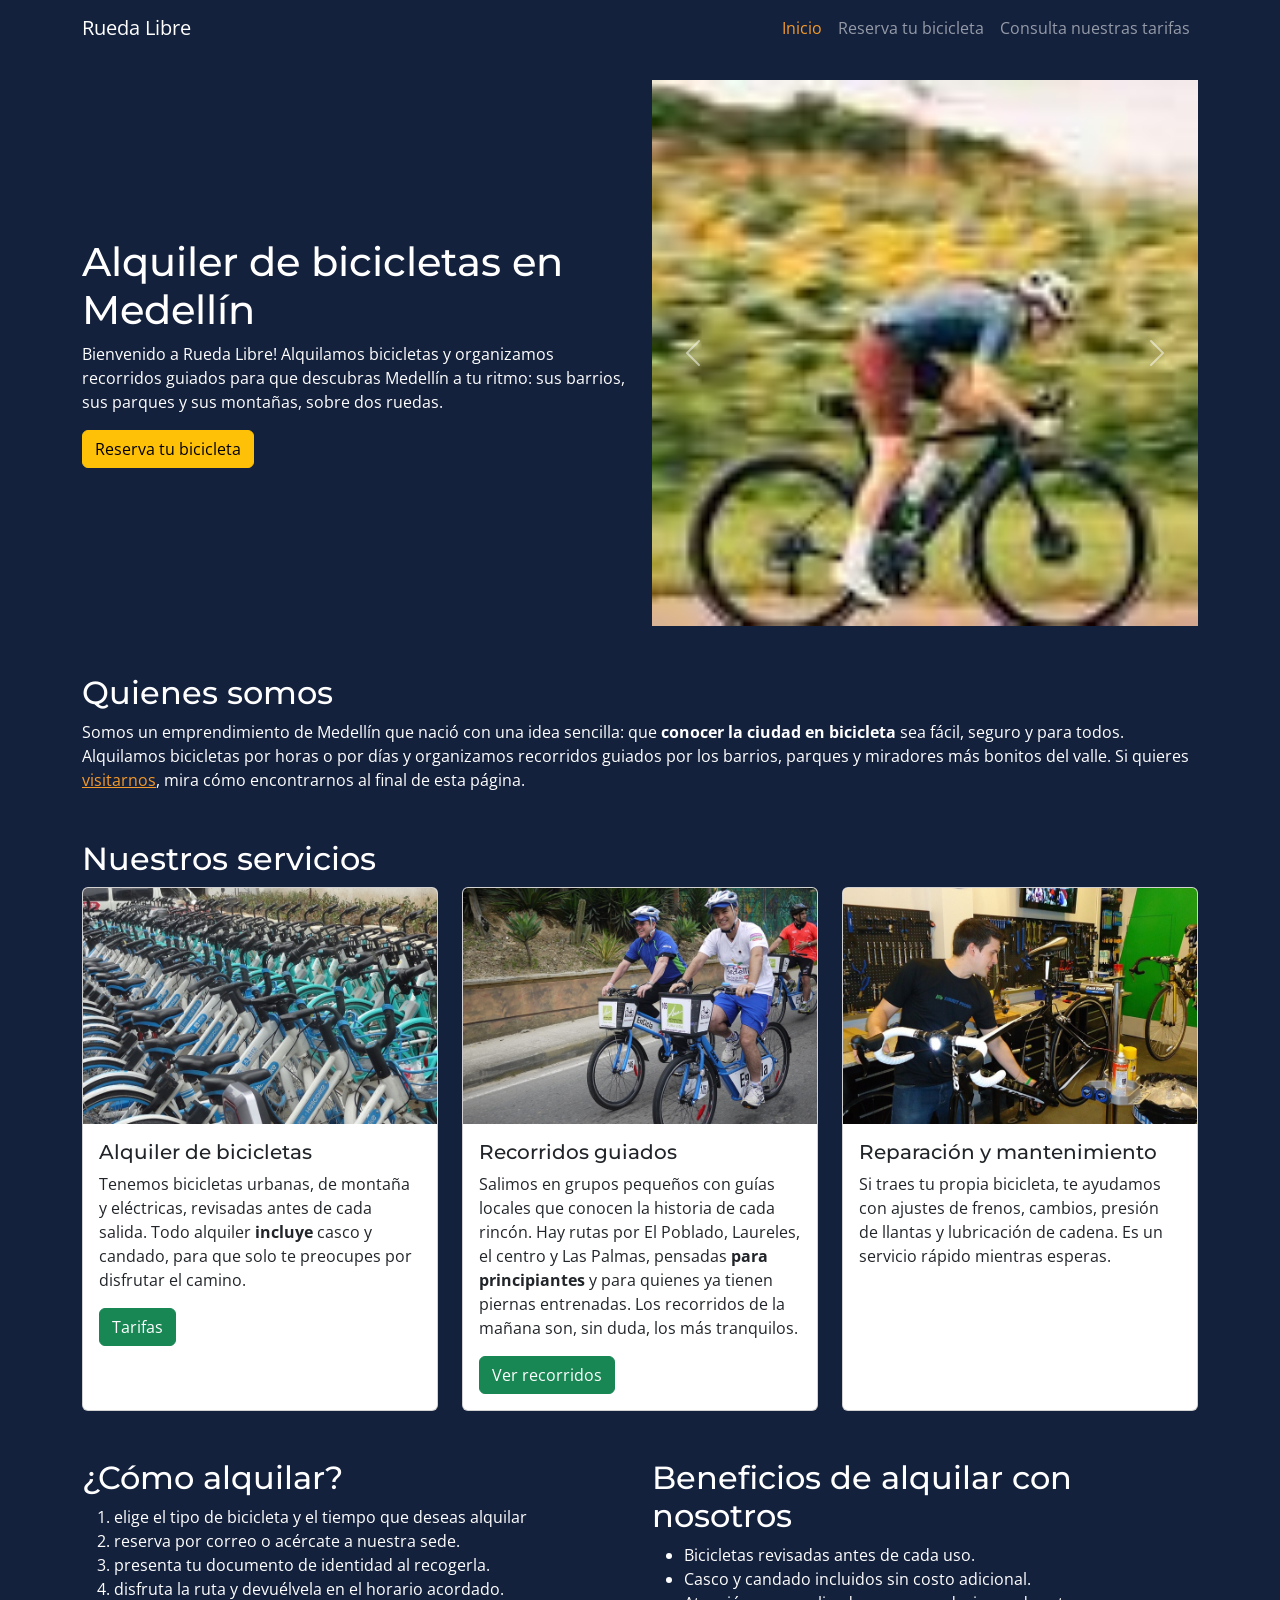
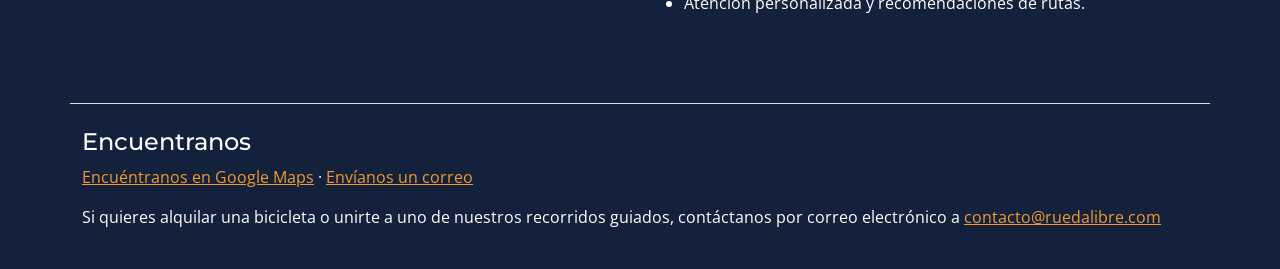
<file: index.html>
<!DOCTYPE html>
<html lang="es">
<head>
    <meta charset="UTF-8">
    <meta name="viewport" content="width=device-width, initial-scale=1.0">
    <meta name="description" content="Alquiler de bicicletas y recorridos guiados por Medellín. Explora la ciudad sobre dos ruedas con Rueda Libre.">
    <title>Rueda Libre | Alquiler de bicicletas en Medellín</title>
    <link href="https://cdn.jsdelivr.net/npm/bootstrap@5.3.3/dist/css/bootstrap.min.css" rel="stylesheet">
    <link rel="preconnect" href="https://fonts.googleapis.com">
    <link rel="preconnect" href="https://fonts.gstatic.com/" crossorigin>
    <link href="https://fonts.googleapis.com/css2?family=Montserrat:wght@700&family=Open+Sans:wght@400;600&display=swap" rel="stylesheet">
    <link rel="stylesheet" href="css/styles.css">
</head>
<body>
<header>
    <nav class="navbar navbar-expand-md" data-bs-theme="dark">
        <div class="container">
            <a class="navbar-brand" href="index.html">Rueda Libre</a>
            <button class="navbar-toggler" type="button" data-bs-toggle="collapse" data-bs-target="#menu" aria-controls="menu" aria-expanded="false" aria-label="Abrir menú">
                <span class="navbar-toggler-icon"></span>
            </button>
            <div class="collapse navbar-collapse" id="menu">
                <ul class="navbar-nav ms-auto">
                    <li class="nav-item"><a class="nav-link active" href="index.html">Inicio</a></li>
                    <li class="nav-item"><a class="nav-link" href="paginas/reservas.html">Reserva tu bicicleta</a></li>
                    <li class="nav-item"><a class="nav-link" href="paginas/tarifas.html">Consulta nuestras tarifas</a></li>
                </ul>
            </div>
        </div>
    </nav>
</header>

<main class="container py-4">
    <section class="row align-items-center g-4 mb-5">
        <div class="col-12 col-md-6">
            <h1>Alquiler de bicicletas en Medellín</h1>
            <p>Bienvenido a Rueda Libre! Alquilamos bicicletas y organizamos recorridos guiados para que descubras Medellín a tu ritmo: sus barrios, sus parques y sus montañas, sobre dos ruedas.</p>
            <a href="paginas/reservas.html" class="btn btn-warning">Reserva tu bicicleta</a>
        </div>
        <div class="col-12 col-md-6">
            <div id="carrusel" class="carousel slide" data-bs-ride="carousel">
                <div class="carousel-inner">
                    <div class="carousel-item active">
                        <img src="img/descarga.jpeg" class="d-block w-100" alt="Bicicleta de Rueda Libre">
                    </div>
                    <div class="carousel-item">
                        <img src="img/bici.jpg" class="d-block w-100" alt="Bicicleta">
                    </div>
                    <div class="carousel-item">
                        <img src="img/camino.jpg" class="d-block w-100" alt="Camino para recorrer en bicicleta">
                    </div>
                </div>
                <button class="carousel-control-prev" type="button" data-bs-target="#carrusel" data-bs-slide="prev">
                    <span class="carousel-control-prev-icon" aria-hidden="true"></span>
                    <span class="visually-hidden">Anterior</span>
                </button>
                <button class="carousel-control-next" type="button" data-bs-target="#carrusel" data-bs-slide="next">
                    <span class="carousel-control-next-icon" aria-hidden="true"></span>
                    <span class="visually-hidden">Siguiente</span>
                </button>
            </div>
        </div>
    </section>

    <section class="mb-5">
        <h2>Quienes somos</h2>
        <p>Somos un emprendimiento de Medellín que nació con una idea sencilla: que <strong>conocer la ciudad en bicicleta</strong> sea fácil, seguro y para todos. Alquilamos bicicletas por horas o por días y organizamos recorridos guiados por los barrios, parques y miradores más bonitos del valle. Si quieres <a href="#Encuentranos">visitarnos</a>, mira cómo encontrarnos al final de esta página.</p>
    </section>

    <section class="mb-5">
        <h2>Nuestros servicios</h2>
        <div class="row g-4">
            <div class="col-12 col-md-4">
                <article class="card h-100 text-dark">
                    <img src="img/alquiler.jpg" class="card-img-top" alt="Bicicletas para alquilar">
                    <div class="card-body">
                        <h3 class="card-title h5">Alquiler de bicicletas</h3>
                        <p class="card-text">Tenemos bicicletas urbanas, de montaña y eléctricas, revisadas antes de cada salida. Todo alquiler <strong>incluye</strong> casco y candado, para que solo te preocupes por disfrutar el camino.</p>
                        <a href="paginas/tarifas.html" class="btn btn-success">Tarifas</a>
                    </div>
                </article>
            </div>
            <div class="col-12 col-md-4">
                <article class="card h-100 text-dark">
                    <img src="img/recorridos.jpg" class="card-img-top" alt="Grupo en un recorrido guiado">
                    <div class="card-body">
                        <h3 class="card-title h5">Recorridos guiados</h3>
                        <p class="card-text">Salimos en grupos pequeños con guías locales que conocen la historia de cada rincón. Hay rutas por El Poblado, Laureles, el centro y Las Palmas, pensadas <strong>para principiantes</strong> y para quienes ya tienen piernas entrenadas. Los recorridos de la mañana son, sin duda, los más tranquilos.</p>
                        <a href="paginas/tarifas.html#Recorridos" class="btn btn-success">Ver recorridos</a>
                    </div>
                </article>
            </div>
            <div class="col-12 col-md-4">
                <article class="card h-100 text-dark">
                    <img src="img/taller.jpg" class="card-img-top" alt="Taller de reparación de bicicletas">
                    <div class="card-body">
                        <h3 class="card-title h5">Reparación y mantenimiento</h3>
                        <p class="card-text">Si traes tu propia bicicleta, te ayudamos con ajustes de frenos, cambios, presión de llantas y lubricación de cadena. Es un servicio rápido mientras esperas.</p>
                    </div>
                </article>
            </div>
        </div>
    </section>

    <section class="row g-4 mb-5">
        <div class="col-12 col-md-6">
            <h2>¿Cómo alquilar?</h2>
            <ol>
                <li>elige el tipo de bicicleta y el tiempo que deseas alquilar</li>
                <li>reserva por correo o acércate a nuestra sede.</li>
                <li>presenta tu documento de identidad al recogerla.</li>
                <li>disfruta la ruta y devuélvela en el horario acordado.</li>
            </ol>
        </div>
        <div class="col-12 col-md-6">
            <h2>Beneficios de alquilar con nosotros</h2>
            <ul>
                <li>Bicicletas revisadas antes de cada uso.</li>
                <li>Casco y candado incluidos sin costo adicional.</li>
                <li>Atención personalizada y recomendaciones de rutas.</li>
            </ul>
        </div>
    </section>
</main>

<footer class="container py-4 border-top">
    <h2 id="Encuentranos" class="h4">Encuentranos</h2>
    <p>
        <a href="https://www.google.com/maps/dir//5FW3%2BXF+Mansion+de+WESTCOL,+Medell%C3%ADn,+Santa+Elena,+Medell%C3%ADn,+Antioquia/@6.1742612,-75.5869264,14z/data=!4m18!1m8!3m7!1s0x8e46830072f8808f:0xcc41ccfc072af6ef!2sMansion+de+WESTCOL!8m2!3d6.1974817!4d-75.5462576!15sCg9jYXNhIGRlIHdlc3Rjb2ySARNjb25kb21pbml1bV9jb21wbGV44AEA!16s%2Fg%2F11zxk6hddf!4m8!1m0!1m5!1m1!1s0x8e46830072f8808f:0xcc41ccfc072af6ef!2m2!1d-75.5462576!2d6.1974817!3e3?hl=es&entry=ttu&g_ep=EgoyMDI2MTAyMC4wIKXMDSoASAFQAw%3D%3D" target="_blank">Encuéntranos en Google Maps</a> ·
        <a href="mailto:rueda-libre@gmail.com">Envíanos un correo</a>
    </p>
    <p>Si quieres alquilar una bicicleta o unirte a uno de nuestros recorridos guiados, contáctanos por correo electrónico a <a href="mailto:contacto@ruedalibre.com">contacto@ruedalibre.com</a></p>
</footer>

<script src="https://cdn.jsdelivr.net/npm/bootstrap@5.3.3/dist/js/bootstrap.bundle.min.js"></script>
</body>
</html>
</file>
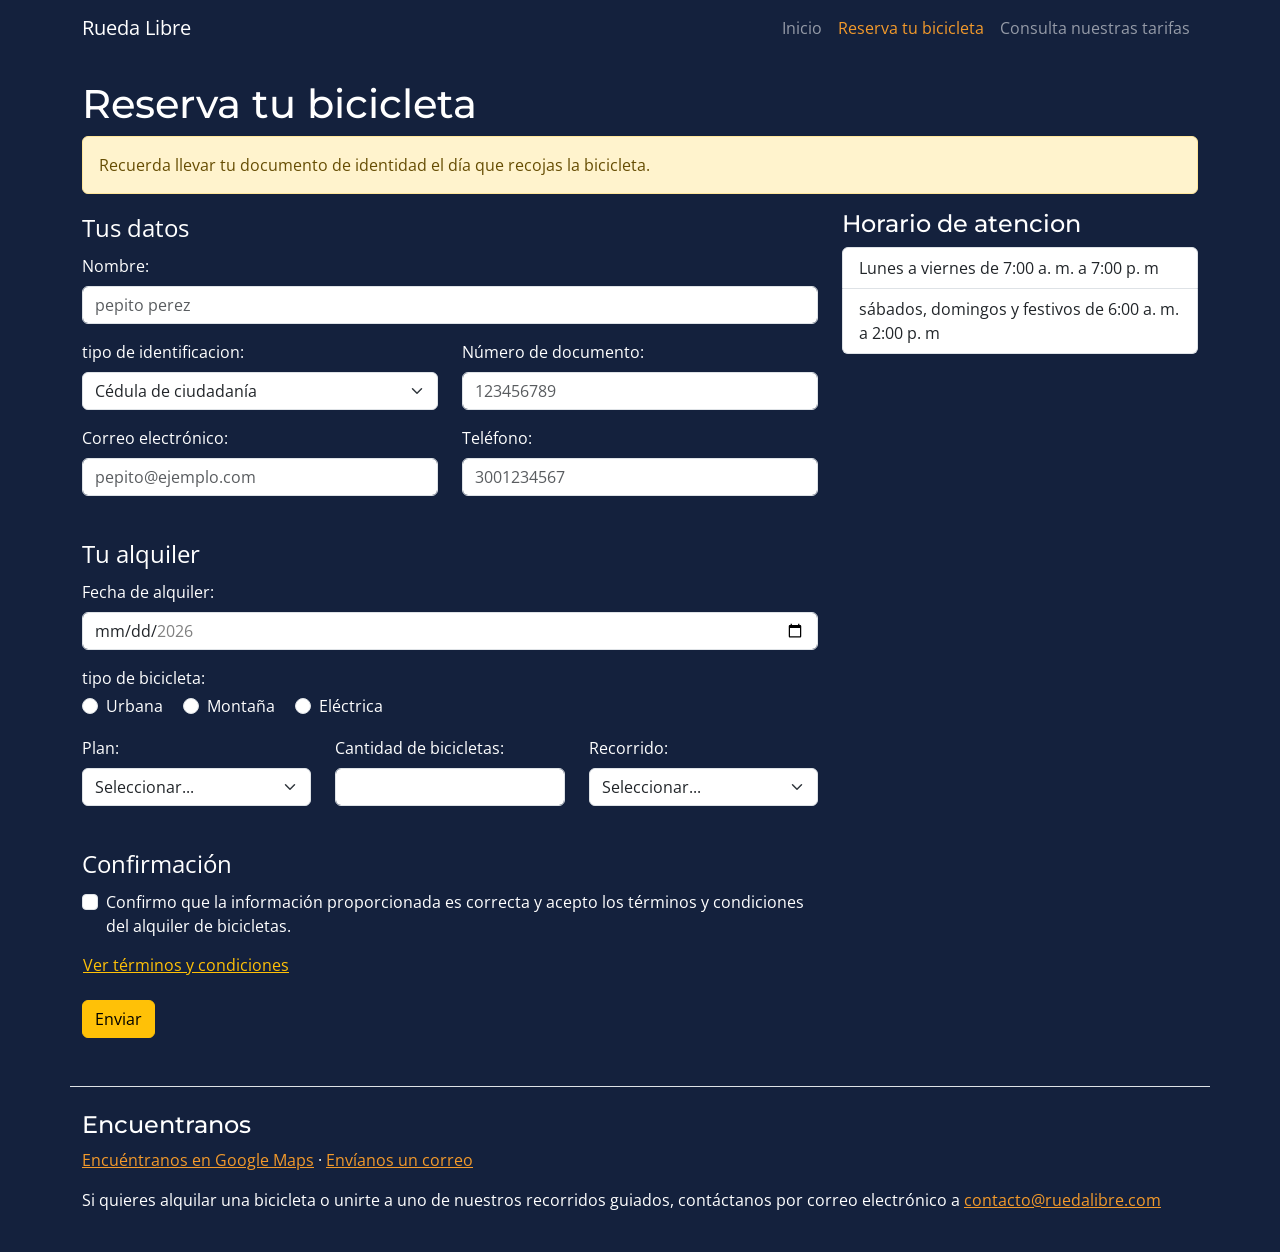
<file: paginas/reservas.html>
<!DOCTYPE html>
<html lang="es">
<head>
    <meta charset="UTF-8">
    <meta name="viewport" content="width=device-width, initial-scale=1.0">
    <title>Reservas | Rueda Libre</title>
    <link href="https://cdn.jsdelivr.net/npm/bootstrap@5.3.3/dist/css/bootstrap.min.css" rel="stylesheet">
    <link rel="preconnect" href="https://fonts.googleapis.com">
    <link rel="preconnect" href="https://fonts.gstatic.com/" crossorigin>
    <link href="https://fonts.googleapis.com/css2?family=Montserrat:wght@700&family=Open+Sans:wght@400;600&display=swap" rel="stylesheet">
    <link rel="stylesheet" href="../css/styles.css">
</head>
<body>
<header>
    <nav class="navbar navbar-expand-md" data-bs-theme="dark">
        <div class="container">
            <a class="navbar-brand" href="../index.html">Rueda Libre</a>
            <button class="navbar-toggler" type="button" data-bs-toggle="collapse" data-bs-target="#menu" aria-controls="menu" aria-expanded="false" aria-label="Abrir menú">
                <span class="navbar-toggler-icon"></span>
            </button>
            <div class="collapse navbar-collapse" id="menu">
                <ul class="navbar-nav ms-auto">
                    <li class="nav-item"><a class="nav-link" href="../index.html">Inicio</a></li>
                    <li class="nav-item"><a class="nav-link active" href="reservas.html">Reserva tu bicicleta</a></li>
                    <li class="nav-item"><a class="nav-link" href="tarifas.html">Consulta nuestras tarifas</a></li>
                </ul>
            </div>
        </div>
    </nav>
</header>

<main class="container py-4">
    <h1>Reserva tu bicicleta</h1>

    <div class="alert alert-warning">
        Recuerda llevar tu documento de identidad el día que recojas la bicicleta.
    </div>

    <div class="row g-4">
        <section class="col-12 col-lg-8">
            <form action="#" method="post">
                <fieldset class="mb-4">
                    <legend>Tus datos</legend>
                    <div class="mb-3">
                        <label for="nombre" class="form-label">Nombre:</label>
                        <input type="text" id="nombre" name="nombre" class="form-control" required placeholder="pepito perez">
                    </div>
                    <div class="row">
                        <div class="col-12 col-md-6 mb-3">
                            <label for="tipoID" class="form-label">tipo de identificacion:</label>
                            <select name="tipoID" id="tipoID" class="form-select">
                                <option value="CC">Cédula de ciudadanía</option>
                                <option value="CE">Cédula de extranjería</option>
                                <option value="TI">Tarjeta de identidad</option>
                            </select>
                        </div>
                        <div class="col-12 col-md-6 mb-3">
                            <label for="ID" class="form-label">Número de documento:</label>
                            <input type="text" id="ID" name="ID" class="form-control" inputmode="numeric" pattern="[0-9]{6,10}" placeholder="123456789">
                        </div>
                    </div>
                    <div class="row">
                        <div class="col-12 col-md-6 mb-3">
                            <label for="email" class="form-label">Correo electrónico:</label>
                            <input type="email" id="email" name="email" class="form-control" required placeholder="pepito@ejemplo.com">
                        </div>
                        <div class="col-12 col-md-6 mb-3">
                            <label for="telefono" class="form-label">Teléfono:</label>
                            <input type="tel" id="telefono" name="telefono" class="form-control" pattern="3[0-9]{9}" placeholder="3001234567" title="El número de teléfono debe comenzar con 3 y tener 10 dígitos">
                        </div>
                    </div>
                </fieldset>

                <fieldset class="mb-4">
                    <legend>Tu alquiler</legend>
                    <div class="mb-3">
                        <label for="fecha" class="form-label">Fecha de alquiler:</label>
                        <input type="date" id="fecha" name="fecha" class="form-control" min="2026-11-01" max="2026-12-31" required>
                    </div>
                    <div class="mb-3">
                        <p class="mb-1">tipo de bicicleta:</p>
                        <div class="form-check form-check-inline">
                            <input type="radio" id="urbana" name="bicicleta" value="urbana" class="form-check-input" required>
                            <label for="urbana" class="form-check-label">Urbana</label>
                        </div>
                        <div class="form-check form-check-inline">
                            <input type="radio" id="montana" name="bicicleta" value="montaña" class="form-check-input">
                            <label for="montana" class="form-check-label">Montaña</label>
                        </div>
                        <div class="form-check form-check-inline">
                            <input type="radio" id="electrica" name="bicicleta" value="electrica" class="form-check-input">
                            <label for="electrica" class="form-check-label">Eléctrica</label>
                        </div>
                    </div>
                    <div class="row">
                        <div class="col-12 col-md-4 mb-3">
                            <label for="plan" class="form-label">Plan:</label>
                            <select name="plan" id="plan" class="form-select">
                                <option value="">Seleccionar...</option>
                                <option value="1h">1 hora</option>
                                <option value="4h">Medio dia (4h)</option>
                                <option value="8h">dia completo (8h)</option>
                            </select>
                        </div>
                        <div class="col-12 col-md-4 mb-3">
                            <label for="cantidad" class="form-label">Cantidad de bicicletas:</label>
                            <input type="number" id="cantidad" name="cantidad" class="form-control" min="1" max="6" required>
                        </div>
                        <div class="col-12 col-md-4 mb-3">
                            <label for="recorrido" class="form-label">Recorrido:</label>
                            <select name="recorrido" id="recorrido" class="form-select">
                                <option value="">Seleccionar...</option>
                                <option value="urbano">Rios y parques</option>
                                <option value="montaña">Reto las palmas</option>
                                <option value="sabores">Sabores de barrio</option>
                                <option value="ninguno">Ninguno</option>
                            </select>
                        </div>
                    </div>
                </fieldset>

                <fieldset class="mb-4">
                    <legend>Confirmación</legend>
                    <div class="form-check mb-2">
                        <input type="checkbox" id="confirmacion" name="confirmacion" class="form-check-input" required>
                        <label for="confirmacion" class="form-check-label">Confirmo que la información proporcionada es correcta y acepto los términos y condiciones del alquiler de bicicletas.</label>
                    </div>
                    <button type="button" class="btn btn-link text-warning px-0 mb-3" data-bs-toggle="modal" data-bs-target="#terminos">Ver términos y condiciones</button>
                    <div>
                        <button type="submit" class="btn btn-warning">Enviar</button>
                    </div>
                </fieldset>
            </form>
        </section>

        <aside class="col-12 col-lg-4">
            <h2 class="h4">Horario de atencion</h2>
            <ul class="list-group">
                <li class="list-group-item">Lunes a viernes de 7:00 a. m. a 7:00 p. m</li>
                <li class="list-group-item">sábados, domingos y festivos de 6:00 a. m. a 2:00 p. m</li>
            </ul>
        </aside>
    </div>
</main>

<div class="modal fade" id="terminos" tabindex="-1" aria-labelledby="tituloTerminos" aria-hidden="true">
    <div class="modal-dialog">
        <div class="modal-content text-dark">
            <div class="modal-header">
                <h2 class="modal-title h5" id="tituloTerminos">Términos y condiciones</h2>
                <button type="button" class="btn-close" data-bs-dismiss="modal" aria-label="Cerrar"></button>
            </div>
            <div class="modal-body">
                <ul>
                    <li>Hay que presentar el documento de identidad al recoger la bicicleta.</li>
                    <li>La bicicleta se devuelve en el horario acordado.</li>
                    <li>El casco y el candado están incluidos y se devuelven con la bicicleta.</li>
                </ul>
            </div>
            <div class="modal-footer">
                <button type="button" class="btn btn-secondary" data-bs-dismiss="modal">Cerrar</button>
            </div>
        </div>
    </div>
</div>

<footer class="container py-4 border-top">
    <h2 id="Encuentranos" class="h4">Encuentranos</h2>
    <p>
        <a href="https://www.google.com/maps/dir//5FW3%2BXF+Mansion+de+WESTCOL,+Medell%C3%ADn,+Santa+Elena,+Medell%C3%ADn,+Antioquia/@6.1742612,-75.5869264,14z/data=!4m18!1m8!3m7!1s0x8e46830072f8808f:0xcc41ccfc072af6ef!2sMansion+de+WESTCOL!8m2!3d6.1974817!4d-75.5462576!15sCg9jYXNhIGRlIHdlc3Rjb2ySARNjb25kb21pbml1bV9jb21wbGV44AEA!16s%2Fg%2F11zxk6hddf!4m8!1m0!1m5!1m1!1s0x8e46830072f8808f:0xcc41ccfc072af6ef!2m2!1d-75.5462576!2d6.1974817!3e3?hl=es&entry=ttu&g_ep=EgoyMDI2MTAyMC4wIKXMDSoASAFQAw%3D%3D" target="_blank">Encuéntranos en Google Maps</a> ·
        <a href="mailto:rueda-libre@gmail.com">Envíanos un correo</a>
    </p>
    <p>Si quieres alquilar una bicicleta o unirte a uno de nuestros recorridos guiados, contáctanos por correo electrónico a <a href="mailto:contacto@ruedalibre.com">contacto@ruedalibre.com</a></p>
</footer>

<script src="https://cdn.jsdelivr.net/npm/bootstrap@5.3.3/dist/js/bootstrap.bundle.min.js"></script>
</body>
</html>
</file>
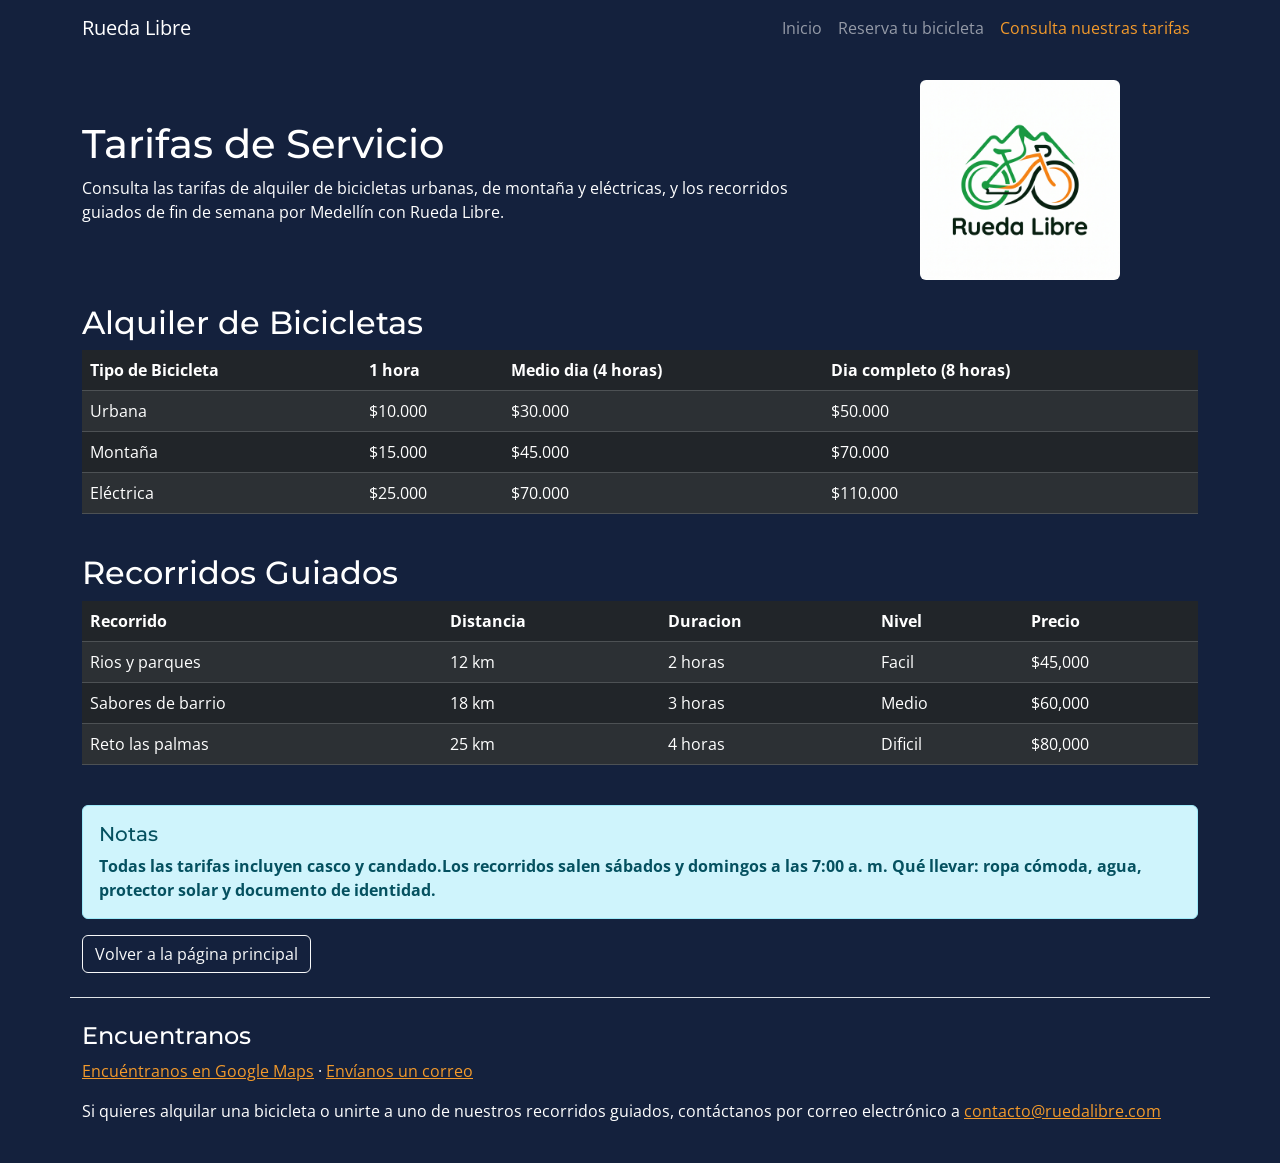
<file: paginas/tarifas.html>
<!DOCTYPE html>
<html lang="es">
<head>
    <meta charset="UTF-8">
    <meta name="viewport" content="width=device-width, initial-scale=1.0">
    <meta name="description" content="Tarifas de servicio de la empresa">
    <title>Tarifas | Rueda Libre</title>
    <link href="https://cdn.jsdelivr.net/npm/bootstrap@5.3.3/dist/css/bootstrap.min.css" rel="stylesheet">
    <link rel="preconnect" href="https://fonts.googleapis.com">
    <link rel="preconnect" href="https://fonts.gstatic.com/" crossorigin>
    <link href="https://fonts.googleapis.com/css2?family=Montserrat:wght@700&family=Open+Sans:wght@400;600&display=swap" rel="stylesheet">
    <link rel="stylesheet" href="../css/styles.css">
</head>
<body>
<header>
    <nav class="navbar navbar-expand-md" data-bs-theme="dark">
        <div class="container">
            <a class="navbar-brand" href="../index.html">Rueda Libre</a>
            <button class="navbar-toggler" type="button" data-bs-toggle="collapse" data-bs-target="#menu" aria-controls="menu" aria-expanded="false" aria-label="Abrir menú">
                <span class="navbar-toggler-icon"></span>
            </button>
            <div class="collapse navbar-collapse" id="menu">
                <ul class="navbar-nav ms-auto">
                    <li class="nav-item"><a class="nav-link" href="../index.html">Inicio</a></li>
                    <li class="nav-item"><a class="nav-link" href="reservas.html">Reserva tu bicicleta</a></li>
                    <li class="nav-item"><a class="nav-link active" href="tarifas.html">Consulta nuestras tarifas</a></li>
                </ul>
            </div>
        </div>
    </nav>
</header>

<main class="container py-4">
    <section class="row align-items-center g-4 mb-4">
        <div class="col-12 col-md-8">
            <h1>Tarifas de Servicio</h1>
            <p>Consulta las tarifas de alquiler de bicicletas urbanas, de montaña y eléctricas, y los recorridos guiados de fin de semana por Medellín con Rueda Libre.</p>
        </div>
        <div class="col-12 col-md-4 text-center">
            <img src="../img/Gemini_Generated_Image_xrt3ixrt3ixrt3ix.jpeg" alt="logo de la empresa" class="img-fluid rounded" width="200" height="200">
        </div>
    </section>

    <section class="mb-4">
        <h2 id="Alquiler">Alquiler de Bicicletas</h2>
        <div class="table-responsive">
            <table class="table table-dark table-striped">
                <thead>
                    <tr>
                        <th scope="col">Tipo de Bicicleta</th>
                        <th scope="col">1 hora</th>
                        <th scope="col">Medio dia (4 horas)</th>
                        <th scope="col">Dia completo (8 horas)</th>
                    </tr>
                </thead>
                <tbody>
                    <tr>
                        <td>Urbana</td>
                        <td>$10.000</td>
                        <td>$30.000</td>
                        <td>$50.000</td>
                    </tr>
                    <tr>
                        <td>Montaña</td>
                        <td>$15.000</td>
                        <td>$45.000</td>
                        <td>$70.000</td>
                    </tr>
                    <tr>
                        <td>Eléctrica</td>
                        <td>$25.000</td>
                        <td>$70.000</td>
                        <td>$110.000</td>
                    </tr>
                </tbody>
            </table>
        </div>
    </section>

    <section class="mb-4">
        <h2 id="Recorridos">Recorridos Guiados</h2>
        <div class="table-responsive">
            <table class="table table-dark table-striped">
                <thead>
                    <tr>
                        <th scope="col">Recorrido</th>
                        <th scope="col">Distancia</th>
                        <th scope="col">Duracion</th>
                        <th scope="col">Nivel</th>
                        <th scope="col">Precio</th>
                    </tr>
                </thead>
                <tbody>
                    <tr>
                        <td>Rios y parques</td>
                        <td>12 km</td>
                        <td>2 horas</td>
                        <td>Facil</td>
                        <td>$45,000</td>
                    </tr>
                    <tr>
                        <td>Sabores de barrio</td>
                        <td>18 km</td>
                        <td>3 horas</td>
                        <td>Medio</td>
                        <td>$60,000</td>
                    </tr>
                    <tr>
                        <td>Reto las palmas</td>
                        <td>25 km</td>
                        <td>4 horas</td>
                        <td>Dificil</td>
                        <td>$80,000</td>
                    </tr>
                </tbody>
            </table>
        </div>
    </section>

    <aside class="alert alert-info">
        <h3 class="h5">Notas</h3>
        <p class="mb-0"><strong>Todas las tarifas incluyen casco y candado.Los recorridos salen sábados y domingos a las 7:00 a. m. Qué llevar: ropa cómoda, agua, protector solar y documento de identidad.</strong></p>
    </aside>

    <a href="../index.html" class="btn btn-outline-light">Volver a la página principal</a>
</main>

<footer class="container py-4 border-top">
    <h2 id="Encuentranos" class="h4">Encuentranos</h2>
    <p>
        <a href="https://www.google.com/maps/dir//5FW3%2BXF+Mansion+de+WESTCOL,+Medell%C3%ADn,+Santa+Elena,+Medell%C3%ADn,+Antioquia/@6.1742612,-75.5869264,14z/data=!4m18!1m8!3m7!1s0x8e46830072f8808f:0xcc41ccfc072af6ef!2sMansion+de+WESTCOL!8m2!3d6.1974817!4d-75.5462576!15sCg9jYXNhIGRlIHdlc3Rjb2ySARNjb25kb21pbml1bV9jb21wbGV44AEA!16s%2Fg%2F11zxk6hddf!4m8!1m0!1m5!1m1!1s0x8e46830072f8808f:0xcc41ccfc072af6ef!2m2!1d-75.5462576!2d6.1974817!3e3?hl=es&entry=ttu&g_ep=EgoyMDI2MTAyMC4wIKXMDSoASAFQAw%3D%3D" target="_blank">Encuéntranos en Google Maps</a> ·
        <a href="mailto:rueda-libre@gmail.com">Envíanos un correo</a>
    </p>
    <p>Si quieres alquilar una bicicleta o unirte a uno de nuestros recorridos guiados, contáctanos por correo electrónico a <a href="mailto:contacto@ruedalibre.com">contacto@ruedalibre.com</a></p>
</footer>

<script src="https://cdn.jsdelivr.net/npm/bootstrap@5.3.3/dist/js/bootstrap.bundle.min.js"></script>
</body>
</html>
</file>
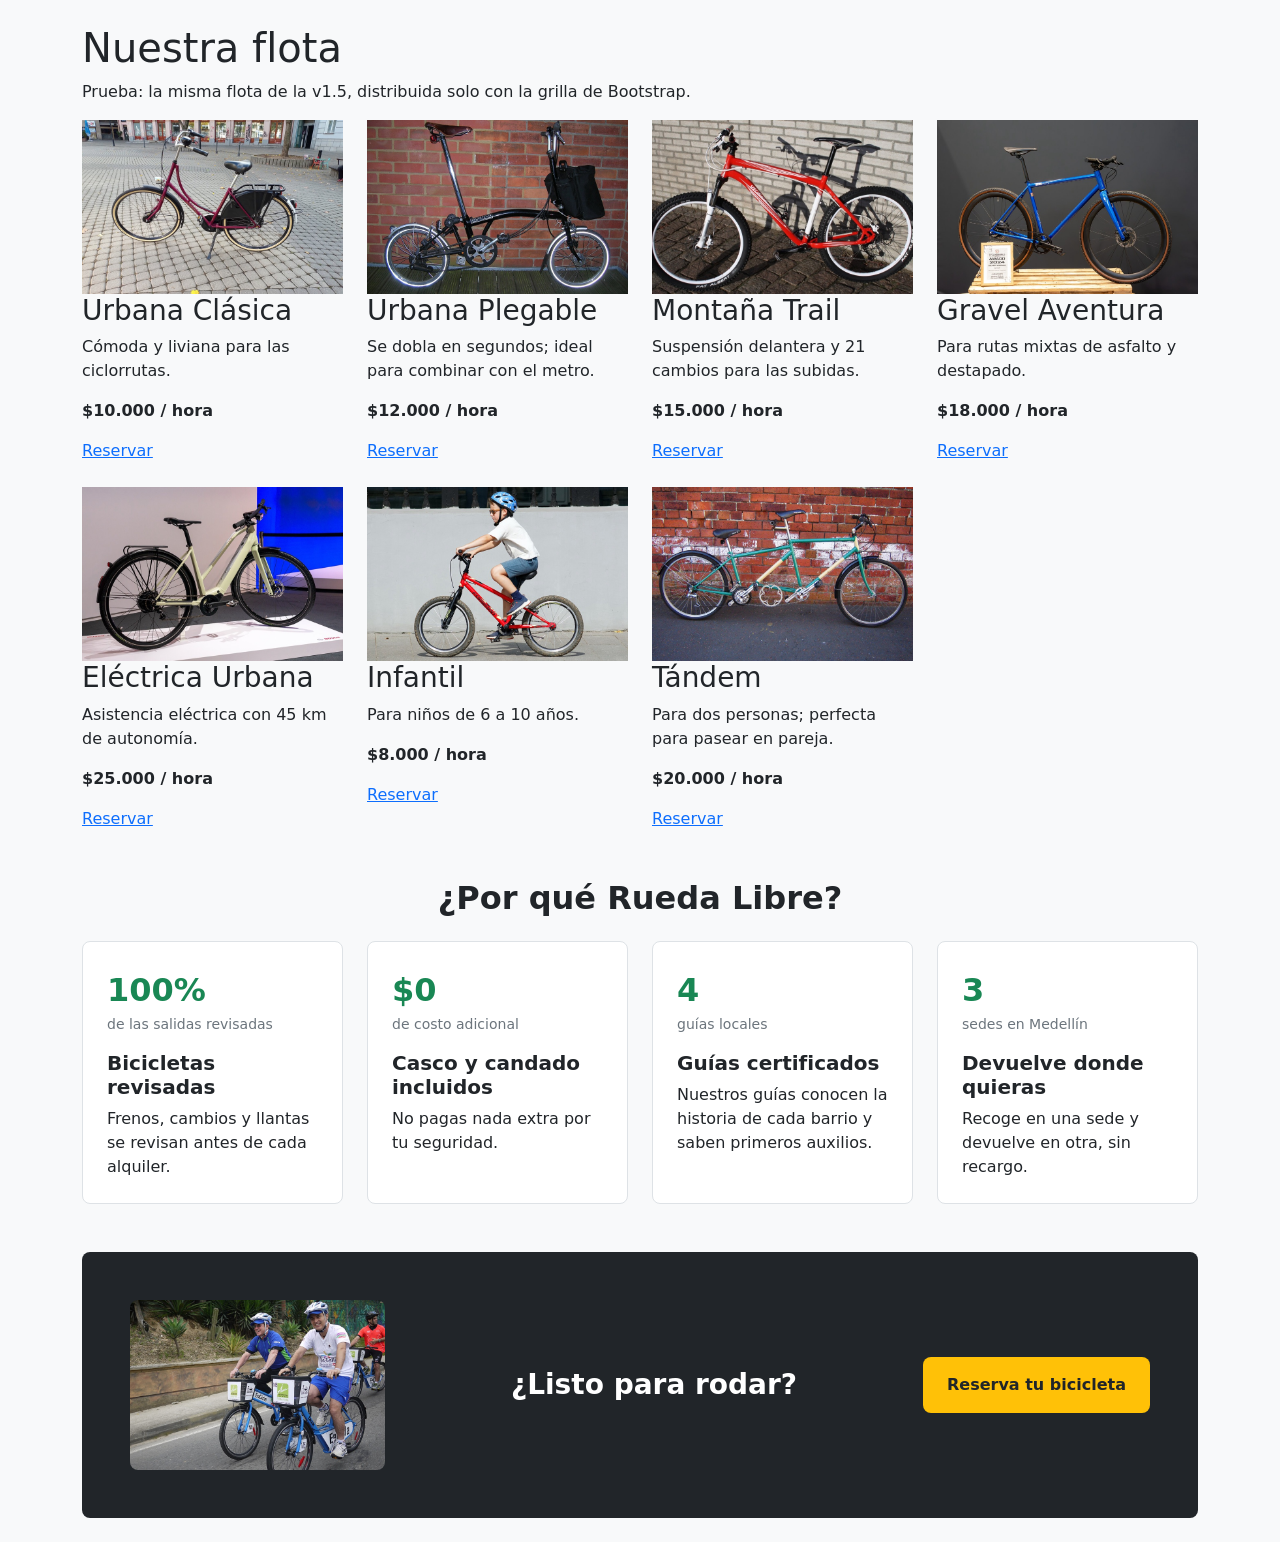
<file: pruebas/catalogo-bootstrap.html>
<!DOCTYPE html>
<html lang="es">
<head>
    <meta charset="UTF-8">
    <meta name="viewport" content="width=device-width, initial-scale=1.0">
    <title>Catálogo con Bootstrap | Rueda Libre</title>
    <link href="https://cdn.jsdelivr.net/npm/bootstrap@5.3.3/dist/css/bootstrap.min.css" rel="stylesheet" integrity="sha384-QWTKZyjpPEjISv5WaRU9OFeRpok6YctnYmDr5pNlyT2bRjXh0JMhjY6hW+ALEwIH" crossorigin="anonymous">
</head>
<body class="bg-light">
<main class="container py-4">
    <section>
        <h1>Nuestra flota</h1>
        <p>Prueba: la misma flota de la v1.5, distribuida solo con la grilla de Bootstrap.</p>
        <div class="row g-4">
            <div class="col-12 col-sm-6 col-lg-4 col-xl-3">
                <article>
                    <img class="img-fluid" src="../img/flota-urbana.jpg" alt="Bicicleta urbana clásica de color violeta">
                    <h3>Urbana Clásica</h3>
                    <p>Cómoda y liviana para las ciclorrutas.</p>
                    <p class="fw-semibold">$10.000 / hora</p>
                    <a href="../paginas/reservas.html">Reservar</a>
                </article>
            </div>
            <div class="col-12 col-sm-6 col-lg-4 col-xl-3">
                <article>
                    <img class="img-fluid" src="../img/flota-plegable.jpg" alt="Bicicleta plegable negra junto a una pared de ladrillo">
                    <h3>Urbana Plegable</h3>
                    <p>Se dobla en segundos; ideal para combinar con el metro.</p>
                    <p class="fw-semibold">$12.000 / hora</p>
                    <a href="../paginas/reservas.html">Reservar</a>
                </article>
            </div>
            <div class="col-12 col-sm-6 col-lg-4 col-xl-3">
                <article>
                    <img class="img-fluid" src="../img/flota-montana.jpg" alt="Bicicleta de montaña roja con suspensión delantera">
                    <h3>Montaña Trail</h3>
                    <p>Suspensión delantera y 21 cambios para las subidas.</p>
                    <p class="fw-semibold">$15.000 / hora</p>
                    <a href="../paginas/reservas.html">Reservar</a>
                </article>
            </div>
            <div class="col-12 col-sm-6 col-lg-4 col-xl-3">
                <article>
                    <img class="img-fluid" src="../img/flota-gravel.jpg" alt="Bicicleta gravel azul">
                    <h3>Gravel Aventura</h3>
                    <p>Para rutas mixtas de asfalto y destapado.</p>
                    <p class="fw-semibold">$18.000 / hora</p>
                    <a href="../paginas/reservas.html">Reservar</a>
                </article>
            </div>
            <div class="col-12 col-sm-6 col-lg-4 col-xl-3">
                <article>
                    <img class="img-fluid" src="../img/flota-electrica.jpg" alt="Bicicleta eléctrica urbana de color claro">
                    <h3>Eléctrica Urbana</h3>
                    <p>Asistencia eléctrica con 45 km de autonomía.</p>
                    <p class="fw-semibold">$25.000 / hora</p>
                    <a href="../paginas/reservas.html">Reservar</a>
                </article>
            </div>
            <div class="col-12 col-sm-6 col-lg-4 col-xl-3">
                <article>
                    <img class="img-fluid" src="../img/flota-infantil.jpg" alt="Niño con casco montando una bicicleta infantil roja">
                    <h3>Infantil</h3>
                    <p>Para niños de 6 a 10 años.</p>
                    <p class="fw-semibold">$8.000 / hora</p>
                    <a href="../paginas/reservas.html">Reservar</a>
                </article>
            </div>
            <div class="col-12 col-sm-6 col-lg-4 col-xl-3">
                <article>
                    <img class="img-fluid" src="../img/flota-tandem.jpg" alt="Bicicleta tándem verde para dos personas">
                    <h3>Tándem</h3>
                    <p>Para dos personas; perfecta para pasear en pareja.</p>
                    <p class="fw-semibold">$20.000 / hora</p>
                    <a href="../paginas/reservas.html">Reservar</a>
                </article>
            </div>
        </div>
    </section>

    <section class="py-5">
        <h2 class="text-center fw-bold mb-4">¿Por qué Rueda Libre?</h2>
        <div class="row g-4">
            <div class="col-12 col-md-6 col-lg-3">
                <article class="h-100 p-4 bg-white border rounded-3">
                    <p class="fs-2 fw-bold text-success mb-0">100%</p>
                    <p class="small text-secondary">de las salidas revisadas</p>
                    <h3 class="fs-5 fw-bold">Bicicletas revisadas</h3>
                    <p class="mb-0">Frenos, cambios y llantas se revisan antes de cada alquiler.</p>
                </article>
            </div>
            <div class="col-12 col-md-6 col-lg-3">
                <article class="h-100 p-4 bg-white border rounded-3">
                    <p class="fs-2 fw-bold text-success mb-0">$0</p>
                    <p class="small text-secondary">de costo adicional</p>
                    <h3 class="fs-5 fw-bold">Casco y candado incluidos</h3>
                    <p class="mb-0">No pagas nada extra por tu seguridad.</p>
                </article>
            </div>
            <div class="col-12 col-md-6 col-lg-3">
                <article class="h-100 p-4 bg-white border rounded-3">
                    <p class="fs-2 fw-bold text-success mb-0">4</p>
                    <p class="small text-secondary">guías locales</p>
                    <h3 class="fs-5 fw-bold">Guías certificados</h3>
                    <p class="mb-0">Nuestros guías conocen la historia de cada barrio y saben primeros auxilios.</p>
                </article>
            </div>
            <div class="col-12 col-md-6 col-lg-3">
                <article class="h-100 p-4 bg-white border rounded-3">
                    <p class="fs-2 fw-bold text-success mb-0">3</p>
                    <p class="small text-secondary">sedes en Medellín</p>
                    <h3 class="fs-5 fw-bold">Devuelve donde quieras</h3>
                    <p class="mb-0">Recoge en una sede y devuelve en otra, sin recargo.</p>
                </article>
            </div>
        </div>
    </section>

    <section class="d-flex flex-column flex-md-row justify-content-between align-items-center gap-4 p-4 p-md-5 text-bg-dark rounded-3">
        <img class="d-none d-md-block w-25 rounded-3" src="../img/recorridos.jpg" alt="">
        <p class="fs-3 fw-bold text-center text-md-start mb-0">¿Listo para rodar?</p>
        <a class="bg-warning text-dark fw-semibold px-4 py-3 rounded-3 text-decoration-none" href="../paginas/reservas.html">Reserva tu bicicleta</a>
    </section>
</main>
<script src="https://cdn.jsdelivr.net/npm/bootstrap@5.3.3/dist/js/bootstrap.bundle.min.js" integrity="sha384-YvpcrYf0tY3lHB60NNkmXc5s9fDVZLESaAA55NDzOxhy9GkcIdslK1eN7N6jIeHz" crossorigin="anonymous"></script>
</body>
</html>
</file>
<file: css/styles.css>
:root {
  /* Tipografías */
  --fuente-principal: "Open Sans", Arial, sans-serif;
  --fuente-secundaria: "Montserrat", "Trebuchet MS", sans-serif;

  --crema: #FAF6EF;
  --blanco: #FFFFFF;
  --azul-noche: #14213D;
  --gris-asfalto: #5B6470;
  --verde-ruta: #1E7A4F;
  --naranja-pedal: #F39A2B;
  --rojo-error: #B3261E;
  --espacio-pequeño: 0.5rem;
  --espacio-mediano: 1rem;
  --espacio-grande: 2rem;
}

  body {
    font-family: var(--fuente-principal);
    background-color: var(--azul-noche);
    color: var(--blanco);
  }
  h1, h2, h3, h4, h5, h6 {
    font-family: var(--fuente-secundaria);
  }

  #menu .active { color: var(--naranja-pedal); }
  main a:not(.btn), footer a { color: var(--naranja-pedal); }
</file>
